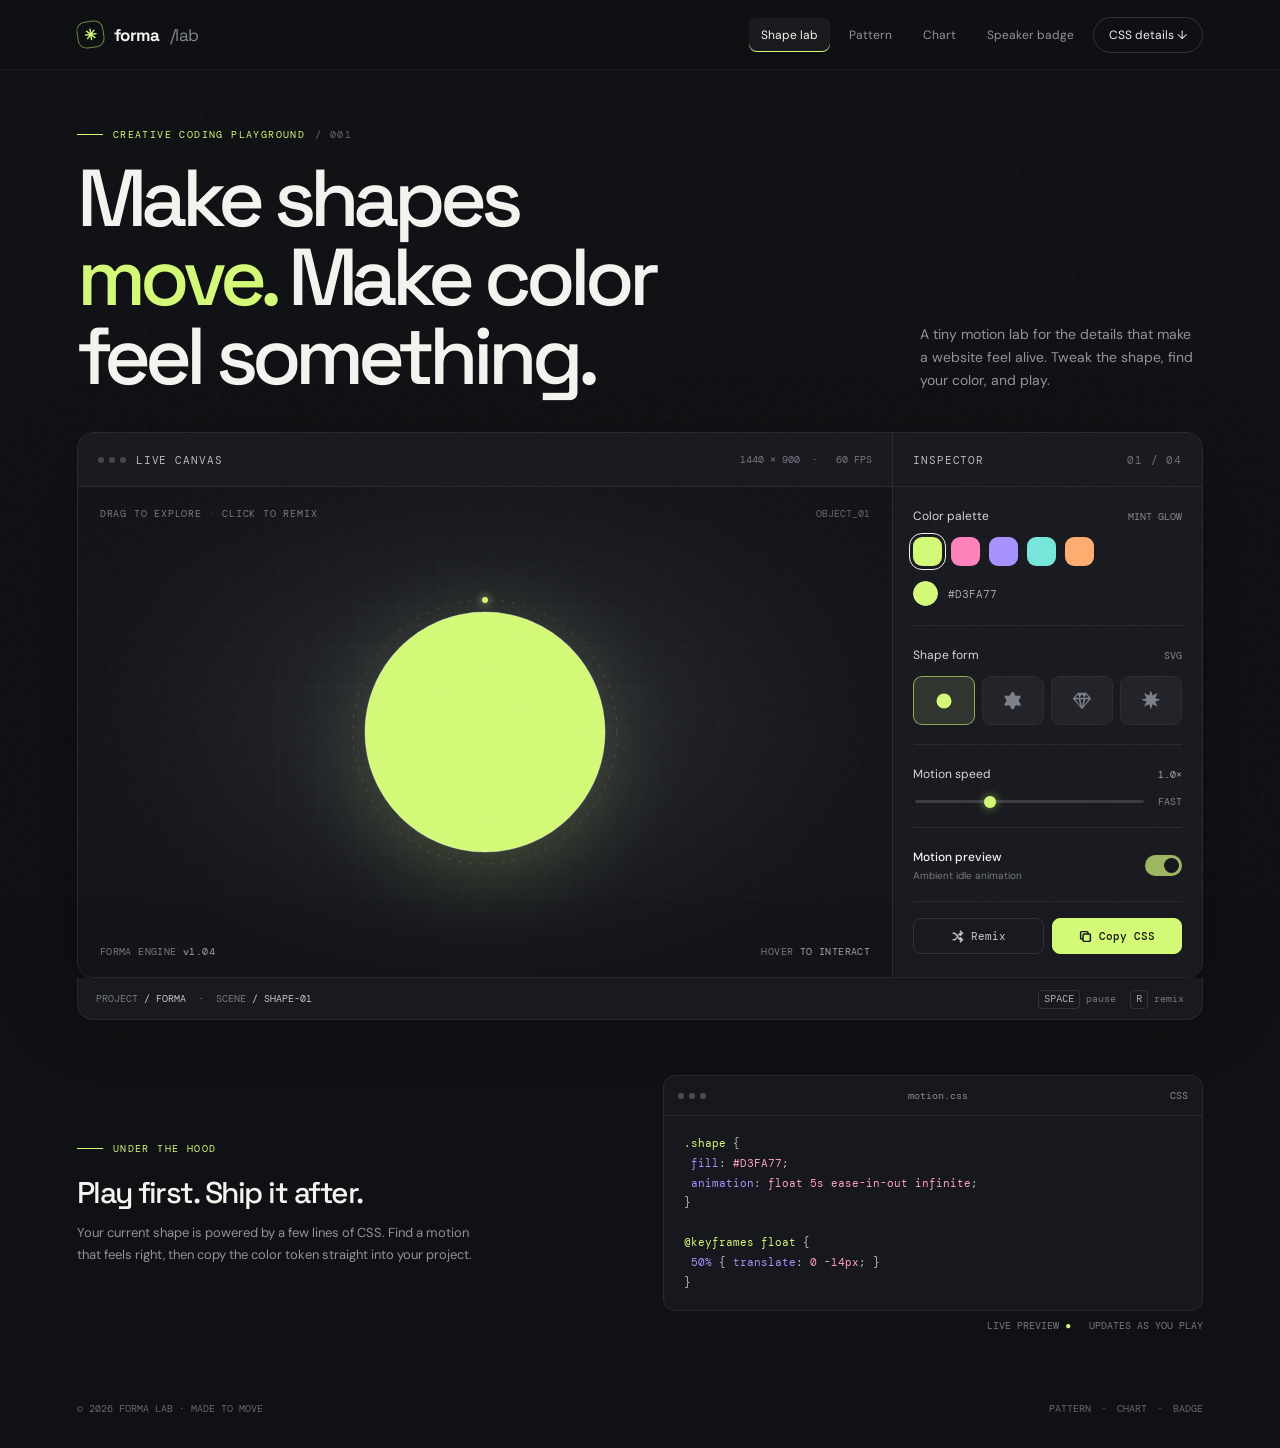
<file: index.html>
<!doctype html>
<html lang="en">

<head>
    <meta charset="UTF-8">
    <meta name="viewport" content="width=device-width, initial-scale=1.0">
    <meta name="theme-color" content="#101114">
    <title>Forma — Interactive Motion Lab</title>
    <style>
        @import url('https://fonts.googleapis.com/css2?family=DM+Mono:wght@400;500&family=DM+Sans:wght@400;500;600;700&family=Space+Grotesk:wght@400;500;600;700&display=swap');

        :root {
            color-scheme: dark;
            --bg: #101114;
            --panel: #17181d;
            --line: #282930;
            --muted: #81838e;
            --text: #f4f3ef;
            --lime: #d3fa77;
            --pink: #ff82bd;
            --purple: #a892ff;
            --cyan: #78e6db;
            --accent: #d3fa77;
            --mx: 50%;
            --my: 50%
        }

        * {
            box-sizing: border-box
        }

        html {
            scroll-behavior: smooth
        }

        body {
            margin: 0;
            background: var(--bg);
            color: var(--text);
            font-family: 'DM Sans', sans-serif;
            min-height: 100vh;
            overflow-x: hidden
        }

        body:before {
            content: '';
            position: fixed;
            inset: 0;
            pointer-events: none;
            opacity: .14;
            background-image: url("data:image/svg+xml,%3Csvg viewBox='0 0 180 180' xmlns='http://www.w3.org/2000/svg'%3E%3Cfilter id='n'%3E%3CfeTurbulence type='fractalNoise' baseFrequency='.9' numOctaves='3' stitchTiles='stitch'/%3E%3C/filter%3E%3Crect width='100%25' height='100%25' filter='url(%23n)' opacity='.17'/%3E%3C/svg%3E");
            z-index: 9
        }

        .topbar {
            height: 74px;
            border-bottom: 1px solid #ffffff12;
            display: flex;
            align-items: center;
            justify-content: space-between;
            padding: 0 clamp(20px, 6vw, 88px);
            position: relative;
            z-index: 2
        }

        .brand {
            display: flex;
            align-items: center;
            gap: 11px;
            text-decoration: none;
            color: var(--text);
            font: 700 18px 'Space Grotesk', sans-serif;
            letter-spacing: -.7px
        }

        .brandmark {
            width: 28px;
            height: 28px;
            border: 1px solid #d3fa7780;
            border-radius: 9px;
            display: grid;
            place-items: center;
            color: var(--lime);
            font-size: 16px;
            transform: rotate(-8deg)
        }

        .nav {
            display: flex;
            align-items: center;
            gap: 30px
        }

        .nav a {
            color: #999aa3;
            text-decoration: none;
            font-size: 13px;
            transition: .2s
        }

        .nav a:hover {
            color: white
        }

        .nav .github {
            border: 1px solid #ffffff24;
            border-radius: 99px;
            padding: 9px 15px;
            color: #eee
        }

        .status {
            display: flex;
            align-items: center;
            gap: 8px;
            color: #a1a2ab;
            font: 11px 'DM Mono', monospace;
            letter-spacing: .08em;
            text-transform: uppercase
        }

        .status i {
            width: 7px;
            height: 7px;
            background: var(--lime);
            border-radius: 50%;
            box-shadow: 0 0 12px #d3fa77;
            animation: pulse 2s infinite
        }

        @keyframes pulse {
            50% {
                opacity: .45;
                box-shadow: 0 0 4px #d3fa77
            }
        }

        main {
            max-width: 1320px;
            margin: auto;
            padding: 58px clamp(20px, 6vw, 88px) 70px
        }

        .eyebrow {
            display: flex;
            align-items: center;
            gap: 10px;
            color: var(--lime);
            font: 11px 'DM Mono', monospace;
            letter-spacing: .13em;
            text-transform: uppercase;
            margin-bottom: 20px
        }

        .eyebrow:before {
            content: '';
            height: 1px;
            width: 28px;
            background: currentColor
        }

        .intro {
            display: flex;
            justify-content: space-between;
            align-items: end;
            margin-bottom: 36px;
            gap: 24px
        }

        .intro h1 {
            font: 500 clamp(42px, 6.3vw, 82px)/.98 'Space Grotesk', sans-serif;
            letter-spacing: -.075em;
            margin: 0;
            max-width: 750px
        }

        .intro h1 span {
            color: var(--lime)
        }

        .intro p {
            color: #92939d;
            max-width: 280px;
            line-height: 1.65;
            font-size: 14px;
            margin: 0 3px 4px 0
        }

        .workspace {
            display: grid;
            grid-template-columns: minmax(0, 1fr) 310px;
            border: 1px solid var(--line);
            border-radius: 16px;
            overflow: hidden;
            background: #141519;
            box-shadow: 0 25px 80px #0005
        }

        .stage-column {
            min-width: 0
        }

        .stage-head {
            height: 54px;
            padding: 0 20px;
            display: flex;
            align-items: center;
            justify-content: space-between;
            border-bottom: 1px solid var(--line);
            background: #191a1f
        }

        .stage-label {
            display: flex;
            align-items: center;
            gap: 10px;
            color: #b7b8c1;
            font: 11px 'DM Mono', monospace;
            letter-spacing: .08em;
            text-transform: uppercase
        }

        .dots {
            display: flex;
            gap: 5px
        }

        .dots b {
            width: 6px;
            height: 6px;
            background: #45464e;
            border-radius: 50%
        }

        .stage-meta {
            color: #777983;
            font: 10px 'DM Mono', monospace
        }

        .stage {
            height: 490px;
            position: relative;
            overflow: hidden;
            display: grid;
            place-items: center;
            background: radial-gradient(ellipse at var(--mx) var(--my), #23252a 0%, #191a1e 38%, #141519 78%);
            isolation: isolate
        }

        .stage:before {
            content: '';
            position: absolute;
            inset: 0;
            background-image: linear-gradient(#ffffff08 1px, transparent 1px), linear-gradient(90deg, #ffffff08 1px, transparent 1px);
            background-size: 42px 42px;
            mask-image: radial-gradient(ellipse at center, #000 0%, transparent 74%);
            z-index: -1
        }

        .stage:after {
            content: '';
            position: absolute;
            inset: 0;
            background: radial-gradient(ellipse at center, transparent 30%, #101114aa 100%);
            z-index: -1
        }

        .stage-hint {
            position: absolute;
            top: 20px;
            left: 22px;
            color: #777983;
            font: 10px 'DM Mono', monospace;
            letter-spacing: .08em;
            text-transform: uppercase
        }

        .stage-index {
            position: absolute;
            right: 22px;
            top: 20px;
            color: #656771;
            font: 10px 'DM Mono', monospace
        }

        .shape-wrap {
            width: min(300px, 58vw);
            aspect-ratio: 1;
            display: grid;
            place-items: center;
            filter: drop-shadow(0 18px 42px color-mix(in srgb, var(--accent) 22%, transparent));
            transition: filter .35s;
            cursor: grab;
            touch-action: none
        }

        .shape-wrap:active {
            cursor: grabbing
        }

        .shape-wrap svg {
            width: 100%;
            height: 100%;
            overflow: visible
        }

        .shape {
            fill: var(--accent);
            transform-origin: 150px 150px;
            animation: float 5s ease-in-out infinite, turn 22s linear infinite;
            transition: fill .5s, filter .5s
        }

        .shape-wrap[data-kind="orb"] .shape {
            animation: float 5s ease-in-out infinite, turn 30s linear infinite
        }

        .shape-wrap[data-kind="crystal"] .shape {
            animation: float 5s ease-in-out infinite, turn 38s linear infinite
        }

        .shape-wrap[data-kind="flower"] .shape {
            animation: float 5s ease-in-out infinite, turn 26s linear infinite
        }

        @keyframes float {

            0%,
            100% {
                translate: 0 0
            }

            50% {
                translate: 0 -14px
            }
        }

        @keyframes turn {
            to {
                rotate: 360deg
            }
        }

        .shape-wrap.paused .shape {
            animation-play-state: paused
        }

        .shape-glow {
            fill: none;
            stroke: #ffffff55;
            stroke-width: 1.2
        }

        .orbit {
            fill: none;
            stroke: #fff2;
            stroke-width: 1;
            stroke-dasharray: 3 8;
            transform-origin: 150px 150px;
            animation: turn 38s linear infinite
        }

        .orbit-dot {
            fill: var(--accent);
            filter: drop-shadow(0 0 5px var(--accent))
        }

        .stage-bottom {
            position: absolute;
            left: 22px;
            right: 22px;
            bottom: 19px;
            display: flex;
            justify-content: space-between;
            color: #777983;
            font: 10px 'DM Mono', monospace;
            letter-spacing: .04em
        }

        .stage-bottom strong {
            color: #a1a2aa;
            font-weight: 400
        }

        .inspector {
            border-left: 1px solid var(--line);
            background: #191a1f;
            padding: 0 20px 18px
        }

        .inspector-title {
            height: 54px;
            display: flex;
            align-items: center;
            justify-content: space-between;
            border-bottom: 1px solid var(--line);
            font: 11px 'DM Mono', monospace;
            letter-spacing: .08em;
            text-transform: uppercase;
            color: #b7b8c1;
            margin: 0 -20px;
            padding: 0 20px
        }

        .inspector-title span {
            color: #6f717b
        }

        .control-group {
            padding: 21px 0 19px;
            border-bottom: 1px solid #ffffff12
        }

        .control-head {
            display: flex;
            justify-content: space-between;
            align-items: center;
            margin-bottom: 13px
        }

        .control-head label,
        .control-head .label {
            font-size: 12px;
            color: #d7d7db
        }

        .mono-value {
            font: 10px 'DM Mono', monospace;
            color: #858791
        }

        .swatches {
            display: flex;
            gap: 9px
        }

        .swatch {
            width: 29px;
            height: 29px;
            border: 0;
            border-radius: 9px;
            cursor: pointer;
            position: relative;
            transition: transform .2s, box-shadow .2s;
            background: var(--swatch)
        }

        .swatch:hover {
            transform: translateY(-3px)
        }

        .swatch.active {
            outline: 1px solid #eee;
            outline-offset: 3px
        }

        .swatch[data-color="#d3fa77"] {
            --swatch: #d3fa77
        }

        .swatch[data-color="#ff82bd"] {
            --swatch: #ff82bd
        }

        .swatch[data-color="#a892ff"] {
            --swatch: #a892ff
        }

        .swatch[data-color="#78e6db"] {
            --swatch: #78e6db
        }

        .swatch[data-color="#ffad70"] {
            --swatch: #ffad70
        }

        .color-row {
            display: flex;
            align-items: center;
            gap: 10px;
            margin-top: 15px
        }

        .color-input {
            appearance: none;
            border: 0;
            padding: 0;
            background: none;
            width: 25px;
            height: 25px;
            border-radius: 50%;
            overflow: hidden;
            cursor: pointer
        }

        .color-input::-webkit-color-swatch-wrapper {
            padding: 0
        }

        .color-input::-webkit-color-swatch {
            border: 1px solid #ffffff44;
            border-radius: 50%
        }

        .hex {
            font: 11px 'DM Mono', monospace;
            color: #a6a7b0
        }

        .shape-options {
            display: grid;
            grid-template-columns: repeat(4, 1fr);
            gap: 7px
        }

        .shape-btn {
            height: 49px;
            background: #222329;
            border: 1px solid #ffffff0c;
            border-radius: 9px;
            color: #7e808b;
            display: grid;
            place-items: center;
            cursor: pointer;
            transition: .2s
        }

        .shape-btn:hover {
            color: #e5e5e8;
            border-color: #ffffff35
        }

        .shape-btn.active {
            color: var(--accent);
            border-color: color-mix(in srgb, var(--accent) 60%, transparent);
            background: color-mix(in srgb, var(--accent) 8%, #222329)
        }

        .shape-btn svg {
            width: 20px;
            height: 20px;
            fill: currentColor
        }

        .range-row {
            display: flex;
            align-items: center;
            gap: 12px
        }

        input[type=range] {
            appearance: none;
            width: 100%;
            height: 3px;
            background: #3a3b42;
            border-radius: 9px;
            accent-color: var(--accent);
            cursor: pointer
        }

        input[type=range]::-webkit-slider-thumb {
            appearance: none;
            width: 12px;
            height: 12px;
            border-radius: 50%;
            background: var(--accent);
            box-shadow: 0 0 10px color-mix(in srgb, var(--accent) 55%, transparent)
        }

        .range-num {
            font: 10px 'DM Mono', monospace;
            color: #a6a7b0;
            min-width: 32px;
            text-align: right
        }

        .motion-row {
            display: flex;
            align-items: center;
            justify-content: space-between
        }

        .motion-copy strong {
            font-size: 12px;
            font-weight: 500;
            display: block
        }

        .motion-copy small {
            color: #777983;
            font-size: 10px;
            display: block;
            margin-top: 4px
        }

        .toggle {
            width: 37px;
            height: 21px;
            border: 0;
            border-radius: 99px;
            background: #383941;
            padding: 3px;
            cursor: pointer;
            transition: .2s
        }

        .toggle:after {
            content: '';
            display: block;
            width: 15px;
            height: 15px;
            background: #a1a2aa;
            border-radius: 50%;
            transition: .2s
        }

        .toggle.on {
            background: color-mix(in srgb, var(--accent) 65%, #3a3a3a)
        }

        .toggle.on:after {
            transform: translateX(16px);
            background: #17181d
        }

        .actions {
            display: flex;
            gap: 8px;
            padding-top: 16px
        }

        .action {
            height: 36px;
            border: 1px solid #ffffff1b;
            background: transparent;
            color: #c4c5cc;
            border-radius: 8px;
            padding: 0 11px;
            font: 11px 'DM Mono', monospace;
            cursor: pointer;
            transition: .2s;
            display: flex;
            align-items: center;
            justify-content: center;
            gap: 7px;
            flex: 1
        }

        .action:hover {
            background: #ffffff0c;
            border-color: #ffffff38;
            color: white
        }

        .action.primary {
            background: var(--accent);
            color: #151611;
            border-color: var(--accent);
            font-weight: 500
        }

        .action.primary:hover {
            filter: brightness(1.08)
        }

        .action svg {
            width: 13px;
            height: 13px;
            fill: none;
            stroke: currentColor;
            stroke-width: 1.8
        }

        .footer-row {
            display: flex;
            justify-content: space-between;
            align-items: center;
            padding: 14px 18px;
            border: 1px solid var(--line);
            border-top: 0;
            border-radius: 0 0 16px 16px;
            background: #191a1f
        }

        .breadcrumb {
            font: 10px 'DM Mono', monospace;
            color: #777983
        }

        .breadcrumb b {
            color: #c6c7cc;
            font-weight: 400
        }

        .keys {
            display: flex;
            gap: 14px;
            color: #777983;
            font: 10px 'DM Mono', monospace
        }

        .keys kbd {
            padding: 3px 5px;
            border: 1px solid #ffffff1c;
            border-radius: 4px;
            color: #aaa
        }

        .code-section {
            margin-top: 55px;
            display: grid;
            grid-template-columns: 1fr 1fr;
            gap: 45px;
            align-items: center
        }

        .code-section h2 {
            font: 500 30px 'Space Grotesk', sans-serif;
            letter-spacing: -1.5px;
            margin: 7px 0 10px
        }

        .code-section p {
            font-size: 13px;
            line-height: 1.65;
            color: #90919b;
            max-width: 410px;
            margin: 0
        }

        .codebox {
            background: #17181d;
            border: 1px solid var(--line);
            border-radius: 12px;
            overflow: hidden
        }

        .code-head {
            height: 40px;
            border-bottom: 1px solid var(--line);
            display: flex;
            justify-content: space-between;
            align-items: center;
            padding: 0 14px;
            color: #888a94;
            font: 10px 'DM Mono', monospace
        }

        .code-dots {
            display: flex;
            gap: 5px
        }

        .code-dots i {
            width: 6px;
            height: 6px;
            border-radius: 50%;
            background: #4c4d56
        }

        .code {
            padding: 18px 20px;
            color: #bcbec7;
            font: 11px/1.8 'DM Mono', monospace;
            white-space: pre-wrap
        }

        .code .selector {
            color: #d3fa77
        }

        .code .prop {
            color: #aa91ff
        }

        .code .value {
            color: #ff9fc8
        }

        .tip {
            color: #777983;
            margin-top: 8px;
            font: 10px 'DM Mono', monospace;
            text-align: right
        }

        footer {
            max-width: 1320px;
            margin: 0 auto;
            padding: 0 clamp(20px, 6vw, 88px) 32px;
            display: flex;
            justify-content: space-between;
            color: #666872;
            font: 10px 'DM Mono', monospace
        }

        .toast {
            position: fixed;
            bottom: 25px;
            left: 50%;
            transform: translate(-50%, 20px);
            background: #e8f8c9;
            color: #1a1d12;
            border-radius: 99px;
            padding: 10px 16px;
            font: 11px 'DM Mono', monospace;
            opacity: 0;
            transition: .25s;
            pointer-events: none;
            z-index: 10
        }

        .toast.show {
            opacity: 1;
            transform: translate(-50%, 0)
        }

        @media(max-width:920px) {
            .workspace {
                grid-template-columns: minmax(0, 1fr) 275px
            }

            .stage {
                height: 430px
            }

            .intro {
                align-items: start;
                flex-direction: column
            }

            .intro p {
                max-width: 440px
            }

            .code-section {
                gap: 25px
            }
        }

        @media(max-width:700px) {
            .topbar {
                height: 62px
            }

            .nav {
                gap: 14px
            }

            .nav a:not(.github) {
                display: none
            }

            main {
                padding-top: 42px
            }

            .intro h1 {
                font-size: 52px
            }

            .workspace {
                grid-template-columns: 1fr
            }

            .inspector {
                border-left: 0;
                border-top: 1px solid var(--line);
                padding: 0 18px 18px
            }

            .inspector-title {
                margin: 0 -18px;
                padding: 0 18px
            }

            .stage {
                height: 390px
            }

            .shape-wrap {
                width: min(250px, 60vw)
            }

            .inspector-grid {
                display: grid;
                grid-template-columns: 1fr 1fr;
                column-gap: 22px
            }

            .control-group:nth-child(odd) {
                border-right: 1px solid #ffffff12;
                padding-right: 18px
            }

            .footer-row {
                gap: 10px
            }

            .keys {
                gap: 7px
            }

            .code-section {
                grid-template-columns: 1fr;
                margin-top: 40px
            }

            .code-section h2 {
                font-size: 27px
            }

            .status {
                font-size: 9px
            }
        }

        @media(max-width:430px) {
            .intro h1 {
                font-size: 45px
            }

            .stage {
                height: 330px
            }

            .stage-index {
                display: none
            }

            .inspector-grid {
                grid-template-columns: 1fr
            }

            .control-group:nth-child(odd) {
                border-right: 0;
                padding-right: 0
            }

            .footer-row {
                align-items: flex-start;
                flex-direction: column
            }

            .shape-wrap {
                width: 220px
            }

            .brand {
                font-size: 16px
            }

            .nav .github {
                font-size: 11px;
                padding: 8px 11px
            }
        }

        @media(prefers-reduced-motion:reduce) {

            *,
            *:before,
            *:after {
                scroll-behavior: auto !important;
                animation-duration: .01ms !important;
                animation-iteration-count: 1 !important;
                transition-duration: .01ms !important
            }
        }
    </style>
<link rel="stylesheet" href="./shared.css">
</head>

<body>
    <header class="topbar"><a class="brand" href="#top"><span class="brandmark">✳</span>forma<span
                style="color:#858690;font-weight:400">/lab</span></a>
        <nav class="nav"><a class="active" href="./index.html">Shape lab</a><a href="./task-6.html">Pattern</a><a href="./task5.html">Chart</a><a href="./speaker.html">Speaker badge</a><a class="github" href="#code">CSS details ↓</a></nav>
    </header>
    <main id="top">
        <div class="eyebrow">Creative coding playground <span style="color:#676973">/ 001</span></div>
        <div class="intro">
            <h1>Make shapes<br> <span>move.</span> Make color<br>feel something.</h1>
            <p>A tiny motion lab for the details that make a website feel alive. Tweak the shape, find your color, and
                play.</p>
        </div>
        <section id="studio" aria-label="Interactive shape studio">
            <div class="workspace">
                <div class="stage-column">
                    <div class="stage-head">
                        <div class="stage-label"><span class="dots"><b></b><b></b><b></b></span>Live canvas</div>
                        <div class="stage-meta">1440 × 900&nbsp;&nbsp;·&nbsp;&nbsp; 60 FPS</div>
                    </div>
                    <div class="stage" id="stage">
                        <div class="stage-hint">Drag to explore <span style="color:#4c4d56">·</span> Click to remix
                        </div>
                        <div class="stage-index">OBJECT_01</div>
                        <div class="shape-wrap" id="shapeWrap" data-kind="orb" aria-label="Animated shape" role="button"
                            tabindex="0"><svg viewBox="0 0 300 300" aria-hidden="true">
                                <circle class="orbit" cx="150" cy="150" r="132" />
                                <circle class="orbit-dot" cx="150" cy="18" r="3" />
                                <path class="shape" id="shape"
                                    d="M150 30 C216 30 270 84 270 150 C270 216 216 270 150 270 C84 270 30 216 30 150 C30 84 84 30 150 30Z" />
                                <path class="shape-glow" id="shapeGlow"
                                    d="M150 30 C216 30 270 84 270 150 C270 216 216 270 150 270 C84 270 30 216 30 150 C30 84 84 30 150 30Z" />
                            </svg></div>
                        <div class="stage-bottom"><span>FORMA ENGINE <strong>v1.04</strong></span><span>HOVER <strong>TO
                                    INTERACT</strong></span></div>
                    </div>
                </div>
                <aside class="inspector">
                    <h2 class="inspector-title">Inspector <span>01 / 04</span></h2>
                    <div class="inspector-grid">
                        <div class="control-group">
                            <div class="control-head"><span class="label">Color palette</span><span class="mono-value"
                                    id="colorName">MINT GLOW</span></div>
                            <div class="swatches" role="group" aria-label="Choose shape color"><button
                                    class="swatch active" data-color="#d3fa77" data-name="MINT GLOW"
                                    aria-label="Mint glow"></button><button class="swatch" data-color="#ff82bd"
                                    data-name="PINK DUSK" aria-label="Pink dusk"></button><button class="swatch"
                                    data-color="#a892ff" data-name="SOFT LILAC" aria-label="Soft lilac"></button><button
                                    class="swatch" data-color="#78e6db" data-name="SEA GLASS"
                                    aria-label="Sea glass"></button><button class="swatch" data-color="#ffad70"
                                    data-name="PEACH FUZZ" aria-label="Peach fuzz"></button></div>
                            <div class="color-row"><input class="color-input" type="color" id="colorPicker"
                                    value="#d3fa77" aria-label="Custom color"><span class="hex"
                                    id="hexValue">#D3FA77</span></div>
                        </div>
                        <div class="control-group">
                            <div class="control-head"><span class="label">Shape form</span><span
                                    class="mono-value">SVG</span></div>
                            <div class="shape-options" role="group" aria-label="Choose shape"><button
                                    class="shape-btn active" data-kind="orb" aria-label="Orb"><svg viewBox="0 0 24 24">
                                        <circle cx="12" cy="12" r="9" />
                                    </svg></button><button class="shape-btn" data-kind="flower" aria-label="Flower"><svg
                                        viewBox="0 0 24 24">
                                        <path
                                            d="M12 3c2.1 0 2.3 4 3.8 4.9 1.5.9 5-1.4 6.1.3 1 1.7-2.2 4-2.2 5.8s3.2 4.1 2.2 5.8c-1.1 1.7-4.6-.6-6.1.3C14.3 21 14.1 25 12 25s-2.3-4-3.8-4.9c-1.5-.9-5 1.4-6.1-.3-1-1.7 2.2-4 2.2-5.8s-3.2-4.1-2.2-5.8c1.1-1.7 4.6.6 6.1-.3C9.7 7 9.9 3 12 3Z"
                                            transform="translate(0 -2) scale(.96)" />
                                    </svg></button><button class="shape-btn" data-kind="crystal"
                                    aria-label="Crystal"><svg viewBox="0 0 24 24">
                                        <path
                                            d="M7 2h10l6 7-11 13L1 9l6-7Zm0 2L4 8h5L7 4Zm5 0L9 8h6l-3-4Zm5 0-2 4h5l-3-4ZM4 10l6 8-2-8H4Zm6 0 2 9 2-9h-4Zm6 0-2 8 6-8h-4Z" />
                                    </svg></button><button class="shape-btn" data-kind="burst" aria-label="Burst"><svg
                                        viewBox="0 0 24 24">
                                        <path
                                            d="m12 1 2.2 7.2L21 5l-3.2 6.8L25 14l-7.2 2.2L21 23l-6.8-3.2L12 27l-2.2-7.2L3 23l3.2-6.8L-1 14l7.2-2.2L3 5l6.8 3.2L12 1Z"
                                            transform="translate(1 -2) scale(.9)" />
                                    </svg></button></div>
                        </div>
                        <div class="control-group">
                            <div class="control-head"><label for="speed">Motion speed</label><span class="range-num"
                                    id="speedValue">1.0×</span></div>
                            <div class="range-row"><input type="range" id="speed" min="0.3" max="2.5" value="1"
                                    step="0.1"><span class="mono-value">FAST</span></div>
                        </div>
                        <div class="control-group">
                            <div class="motion-row">
                                <div class="motion-copy"><strong>Motion preview</strong><small>Ambient idle
                                        animation</small></div><button class="toggle on" id="motionToggle"
                                    aria-label="Toggle motion" aria-pressed="true"></button>
                            </div>
                        </div>
                    </div>
                    <div class="actions"><button class="action" id="shuffle"><svg viewBox="0 0 16 16">
                                <path
                                    d="M2 4h2c3 0 5 8 8 8h2m-3-3 3 3-3 3M2 12h2c1.2 0 2.2-1.2 3.2-2.7M9 6.7C9.8 5.3 10.8 4 12 4h2m-3-3 3 3-3 3" />
                            </svg> Remix</button><button class="action primary" id="copy"><svg viewBox="0 0 16 16">
                                <rect x="5" y="5" width="9" height="9" rx="1.5" />
                                <path d="M11 5V3a1 1 0 0 0-1-1H3a1 1 0 0 0-1 1v7a1 1 0 0 0 1 1h2" />
                            </svg> Copy CSS</button></div>
                </aside>
            </div>
            <div class="footer-row">
                <div class="breadcrumb">PROJECT <b>/ FORMA</b> &nbsp;·&nbsp; SCENE <b>/ SHAPE-01</b></div>
                <div class="keys"><span><kbd>SPACE</kbd> pause</span><span><kbd>R</kbd> remix</span></div>
            </div>
        </section>
        <section class="code-section" id="code">
            <div>
                <div class="eyebrow">Under the hood</div>
                <h2>Play first. Ship it after.</h2>
                <p>Your current shape is powered by a few lines of CSS. Find a motion that feels right, then copy the
                    color token straight into your project.</p>
            </div>
            <div>
                <div class="codebox">
                    <div class="code-head"><span
                            class="code-dots"><i></i><i></i><i></i></span><span>motion.css</span><span>CSS</span></div>
                    <div class="code"><span class="selector">.shape</span> {<br> <span class="prop">fill</span>: <span
                            class="value" id="codeColor">#D3FA77</span>;<br> <span class="prop">animation</span>: <span
                            class="value">float 5s ease-in-out infinite</span>;<br>}<br><br><span
                            class="selector">@keyframes float</span> {<br> <span class="prop">50%</span> { <span
                            class="prop">translate</span>: <span class="value">0 -14px</span>; }<br>}</div>
                </div>
                <div class="tip">LIVE PREVIEW <span style="color:var(--accent)">●</span> &nbsp; UPDATES AS YOU PLAY
                </div>
            </div>
        </section>
    </main>
    <footer><span>© 2026 FORMA LAB · MADE TO MOVE</span><span><a href="./task-6.html" style="color:inherit;text-decoration:none">PATTERN</a>　·　<a href="./task5.html" style="color:inherit;text-decoration:none">CHART</a>　·　<a href="./speaker.html" style="color:inherit;text-decoration:none">BADGE</a></span></footer>
    <div class="toast" id="toast">CSS copied to clipboard</div>
    <script>
        const root = document.documentElement, wrap = document.getElementById('shapeWrap'), shape = document.getElementById('shape'), glow = document.getElementById('shapeGlow'), colorPicker = document.getElementById('colorPicker'), hexValue = document.getElementById('hexValue'), codeColor = document.getElementById('codeColor'), speed = document.getElementById('speed'), speedValue = document.getElementById('speedValue'), toggle = document.getElementById('motionToggle'), toast = document.getElementById('toast');
        const paths = { orb: 'M150 30 C216 30 270 84 270 150 C270 216 216 270 150 270 C84 270 30 216 30 150 C30 84 84 30 150 30Z', flower: 'M150 24 C173 24 169 76 190 83 C211 90 238 47 255 64 C272 81 229 108 236 129 C243 150 294 146 294 169 C294 192 243 188 236 209 C229 230 272 257 255 274 C238 291 211 248 190 255 C169 262 173 314 150 314 C127 314 131 262 110 255 C89 248 62 291 45 274 C28 257 71 230 64 209 C57 188 6 192 6 169 C6 146 57 150 64 129 C71 108 28 81 45 64 C62 47 89 90 110 83 C131 76 127 24 150 24Z', crystal: 'M150 18 L255 70 L278 173 L208 270 L95 262 L24 168 L54 66Z', burst: 'M150 16 L174 99 L250 48 L204 124 L286 145 L202 165 L252 240 L175 194 L150 282 L126 194 L48 240 L98 165 L14 145 L98 124 L50 48 L126 99Z' };
        function setColor(color, name) { root.style.setProperty('--accent', color); shape.setAttribute('fill', color); colorPicker.value = color; hexValue.textContent = color.toUpperCase(); codeColor.textContent = color.toUpperCase(); document.querySelectorAll('.swatch').forEach(b => b.classList.toggle('active', b.dataset.color.toLowerCase() === color.toLowerCase())); document.getElementById('colorName').textContent = name || 'CUSTOM COLOR' }
        function setKind(kind) { wrap.dataset.kind = kind; shape.setAttribute('d', paths[kind]); glow.setAttribute('d', paths[kind]); document.querySelectorAll('.shape-btn').forEach(b => b.classList.toggle('active', b.dataset.kind === kind)) }
        document.querySelectorAll('.swatch').forEach(b => b.addEventListener('click', () => setColor(b.dataset.color, b.dataset.name))); colorPicker.addEventListener('input', e => setColor(e.target.value)); document.querySelectorAll('.shape-btn').forEach(b => b.addEventListener('click', () => setKind(b.dataset.kind)));
        speed.addEventListener('input', () => { const v = Number(speed.value); speedValue.textContent = v.toFixed(1) + '×'; shape.style.animationDuration = (5 / v) + 's, ' + (30 / v) + 's'; document.querySelector('.orbit').style.animationDuration = (38 / v) + 's' });
        function toggleMotion() { const off = wrap.classList.toggle('paused'); toggle.classList.toggle('on', !off); toggle.setAttribute('aria-pressed', String(!off)) } toggle.addEventListener('click', toggleMotion);
        function remix() { const colors = ['#d3fa77', '#ff82bd', '#a892ff', '#78e6db', '#ffad70']; const kinds = ['orb', 'flower', 'crystal', 'burst']; setColor(colors[Math.floor(Math.random() * colors.length)]); setKind(kinds[Math.floor(Math.random() * kinds.length)]); wrap.animate([{ transform: 'scale(.88) rotate(-8deg)' }, { transform: 'scale(1) rotate(0)' }], { duration: 420, easing: 'cubic-bezier(.2,.8,.2,1)' }) } document.getElementById('shuffle').addEventListener('click', remix); wrap.addEventListener('click', remix); wrap.addEventListener('keydown', e => { if (e.key === 'Enter' || e.key === ' ') { e.preventDefault(); remix() } });
        document.getElementById('stage').addEventListener('pointermove', e => { const r = e.currentTarget.getBoundingClientRect(); root.style.setProperty('--mx', ((e.clientX - r.left) / r.width * 100) + '%'); root.style.setProperty('--my', ((e.clientY - r.top) / r.height * 100) + '%') });
        let dragging = false, lastX = 0, rotation = 0; wrap.addEventListener('pointerdown', e => { dragging = true; lastX = e.clientX; wrap.setPointerCapture(e.pointerId) }); wrap.addEventListener('pointermove', e => { if (!dragging) return; rotation += (e.clientX - lastX) * .7; lastX = e.clientX; wrap.style.transform = 'rotate(' + rotation + 'deg)' }); wrap.addEventListener('pointerup', () => dragging = false); wrap.addEventListener('pointercancel', () => dragging = false);
        let toastTimer; document.getElementById('copy').addEventListener('click', async () => { const css = '.shape {\n  fill: ' + colorPicker.value.toUpperCase() + ';\n  animation: float ' + (5 / Number(speed.value)).toFixed(1) + 's ease-in-out infinite;\n}\n\n@keyframes float {\n  50% { translate: 0 -14px; }\n}'; try { await navigator.clipboard.writeText(css) } catch { const t = document.createElement('textarea'); t.value = css; document.body.appendChild(t); t.select(); document.execCommand('copy'); t.remove() } toast.classList.add('show'); clearTimeout(toastTimer); toastTimer = setTimeout(() => toast.classList.remove('show'), 1800) });
        document.addEventListener('keydown', e => { if (e.code === 'Space' && !['INPUT', 'BUTTON'].includes(document.activeElement.tagName)) { e.preventDefault(); toggleMotion() } if (e.key.toLowerCase() === 'r' && !['INPUT', 'BUTTON'].includes(document.activeElement.tagName)) remix() });
    </script>
</body>

</html>
</file>
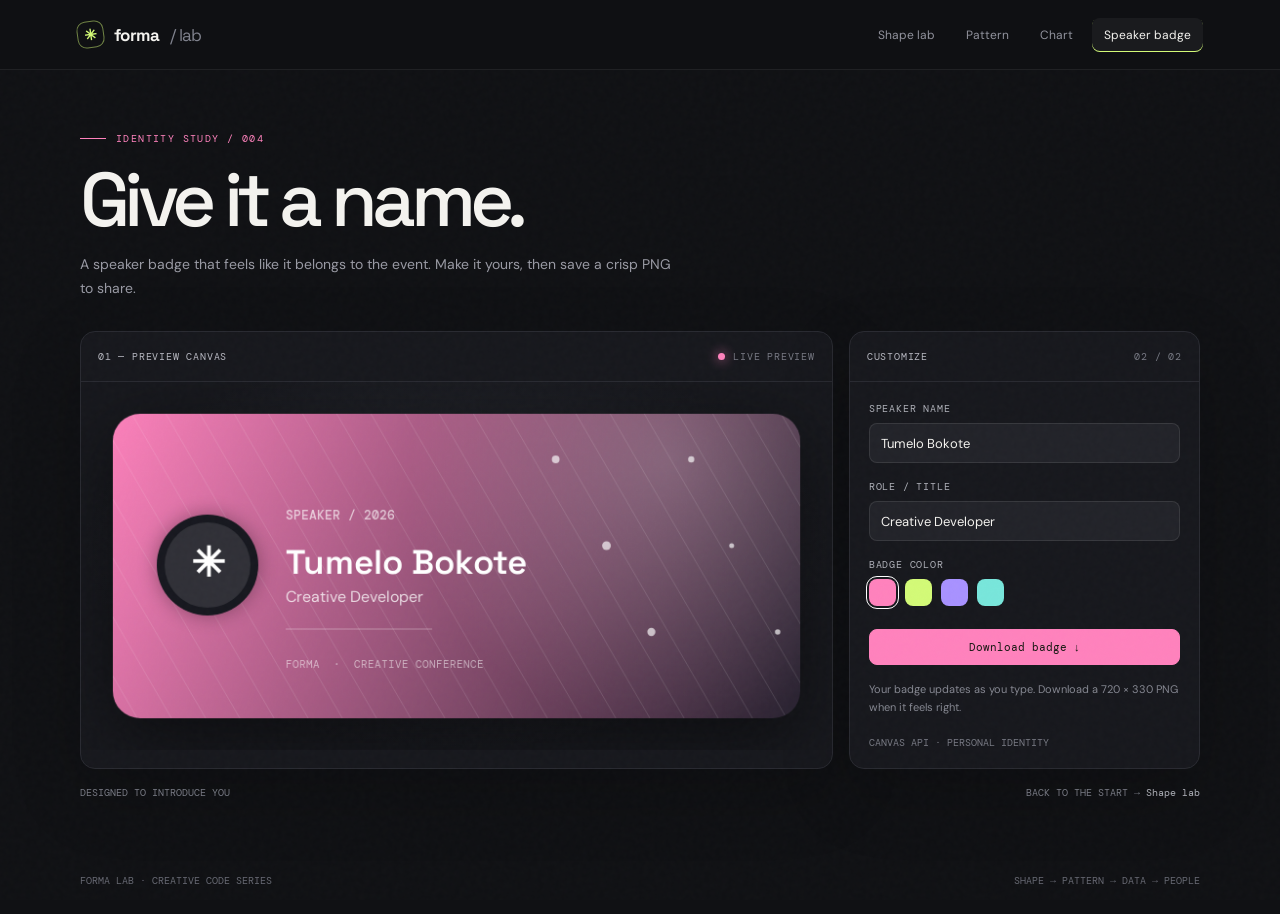
<file: speaker.html>
<!doctype html>
<html lang="en">

<head>
    <meta charset="UTF-8">
    <meta name="viewport" content="width=device-width,initial-scale=1">
    <meta name="theme-color" content="#101114">
    <title>People — Forma Motion Lab</title>
    <link rel="stylesheet" href="./shared.css">
    <style>
        .page {
            --accent: #ff82bd
        }

        .badge-layout {
            display: grid;
            grid-template-columns: minmax(0, 1.5fr) minmax(230px, .7fr);
            gap: 16px;
            margin-top: 30px
        }

        .badge-stage {
            min-height: 365px;
            padding: 24px;
            position: relative
        }

        .badge-stage canvas {
            width: 100%;
            height: auto;
            max-height: 320px;
            filter: drop-shadow(0 20px 35px #0007);
            transition: transform .4s
        }

        .badge-stage:hover canvas {
            transform: translateY(-4px) rotate(-.4deg)
        }

        .badge-controls {
            padding: 19px
        }

        .field {
            display: flex;
            flex-direction: column;
            gap: 8px;
            margin-bottom: 17px
        }

        .field label {
            color: #aeb0b8;
            font: 10px 'DM Mono', monospace;
            text-transform: uppercase;
            letter-spacing: .08em
        }

        .field input {
            height: 40px;
            border: 1px solid #ffffff18;
            border-radius: 8px;
            background: #222329;
            color: #f4f3ef;
            padding: 0 11px;
            font: 13px 'DM Sans', sans-serif;
            outline: none
        }

        .field input:focus {
            border-color: #ff82bd99;
            box-shadow: 0 0 0 3px #ff82bd18
        }

        .theme-picks {
            display: flex;
            gap: 9px
        }

        .theme {
            width: 27px;
            height: 27px;
            padding: 0;
            border: 2px solid transparent;
            border-radius: 8px;
            background: var(--sw);
            cursor: pointer;
            transition: .2s
        }

        .theme.active {
            outline: 1px solid white;
            outline-offset: 2px
        }

        .theme:nth-child(1) {
            --sw: #ff82bd
        }

        .theme:nth-child(2) {
            --sw: #d3fa77
        }

        .theme:nth-child(3) {
            --sw: #a892ff
        }

        .theme:nth-child(4) {
            --sw: #78e6db
        }

        .badge-controls .button {
            width: 100%;
            margin-top: 6px
        }

        .badge-note {
            color: #858791;
            font-size: 11px;
            line-height: 1.6;
            margin: 16px 0 0
        }

        .tagline {
            font: 10px 'DM Mono', monospace;
            color: #777983;
            margin-top: 20px
        }

        @media(max-width:760px) {
            .badge-layout {
                grid-template-columns: 1fr
            }

            .badge-stage {
                min-height: 250px;
                padding: 14px
            }

            .badge-stage canvas {
                max-height: none
            }
        }
    </style>
</head>

<body>
    <header class="topbar"><a class="brand" href="./index.html"><span class="brandmark">✳</span>forma <em>/ lab</em></a>
        <nav class="nav"><a href="./index.html">Shape lab</a><a href="./task-6.html">Pattern</a><a
                href="./task5.html">Chart</a><a class="active" href="./speaker.html">Speaker badge</a></nav>
    </header>
    <main class="page">
        <div class="eyebrow">Identity study / 004</div>
        <h1>Give it a name.</h1>
        <p class="lead">A speaker badge that feels like it belongs to the event. Make it yours, then save a crisp PNG to
            share.</p>
        <div class="badge-layout">
            <section class="panel">
                <div class="panel-head"><span>01 — Preview canvas</span><span class="status"><i></i>Live preview</span>
                </div>
                <div class="stage badge-stage"><canvas id="badgeCanvas" width="720" height="330"
                        aria-label="Animated speaker badge preview"></canvas></div>
            </section>
            <aside class="panel badge-controls">
                <div class="panel-head" style="margin:-19px -19px 20px"><span>Customize</span><span>02 / 02</span></div>
                <div class="field"><label for="speakerName">Speaker name</label><input id="speakerName" maxlength="26"
                        value="Tumelo Bokote"></div>
                <div class="field"><label for="speakerRole">Role / title</label><input id="speakerRole" maxlength="32"
                        value="Creative Developer"></div>
                <div class="field"><label>Badge color</label>
                    <div class="theme-picks"><button class="theme active" data-color="#ff82bd"
                            aria-label="Pink"></button><button class="theme" data-color="#d3fa77"
                            aria-label="Lime"></button><button class="theme" data-color="#a892ff"
                            aria-label="Lilac"></button><button class="theme" data-color="#78e6db"
                            aria-label="Sea glass"></button></div>
                </div><button class="button primary" id="download">Download badge ↓</button>
                <p class="badge-note">Your badge updates as you type. Download a 720 × 330 PNG when it feels right.</p>
                <div class="tagline">CANVAS API · PERSONAL IDENTITY</div>
            </aside>
        </div>
        <div class="page-foot"><span>DESIGNED TO INTRODUCE YOU</span><span>BACK TO THE START → <a
                    href="./index.html">Shape lab</a></span></div>
    </main>
    <footer class="site-footer"><span>FORMA LAB · CREATIVE CODE SERIES</span><span>SHAPE → PATTERN → DATA →
            PEOPLE</span></footer>
    <script>const canvas = document.getElementById('badgeCanvas'), ctx = canvas.getContext('2d'), nameField = document.getElementById('speakerName'), roleField = document.getElementById('speakerRole'); let color = '#ff82bd', tick = 0; function rounded(x, y, w, h, r) { ctx.beginPath(); ctx.roundRect(x, y, w, h, r) } function draw() { const w = canvas.width, h = canvas.height; ctx.clearRect(0, 0, w, h); tick += .012; ctx.save(); rounded(8, 8, w - 16, h - 16, 28); ctx.clip(); const grad = ctx.createLinearGradient(0, 0, w, h); grad.addColorStop(0, color); grad.addColorStop(1, '#25212e'); ctx.fillStyle = grad; ctx.fillRect(0, 0, w, h); const glow = ctx.createRadialGradient(570 + Math.sin(tick) * 35, 40 + Math.cos(tick * .8) * 18, 5, 570, 75, 260); glow.addColorStop(0, '#ffffff32'); glow.addColorStop(1, '#ffffff00'); ctx.fillStyle = glow; ctx.fillRect(300, 0, 420, 330); ctx.strokeStyle = '#ffffff20'; ctx.lineWidth = 1; for (let i = -260; i < 850; i += 35) { ctx.beginPath(); ctx.moveTo(i + Math.sin(tick) * 12, 0); ctx.lineTo(i + 190 + Math.sin(tick) * 12, h); ctx.stroke() } for (let i = 0; i < 7; i++) { const x = 460 + i * 47 + (Math.sin(tick + i) * 7), y = 55 + (i % 3) * 89; ctx.beginPath(); ctx.arc(x, y, 2.5 + (Math.sin(tick * 2 + i) + 1), 0, Math.PI * 2); ctx.fillStyle = '#ffffffaa'; ctx.fill() } ctx.restore(); ctx.save(); ctx.shadowColor = '#0005'; ctx.shadowBlur = 20; ctx.beginPath(); ctx.arc(105, 164, 52, 0, Math.PI * 2); ctx.fillStyle = '#17181f'; ctx.fill(); ctx.restore(); ctx.beginPath(); ctx.arc(105, 164, 44, 0, Math.PI * 2); ctx.fillStyle = '#ffffff1b'; ctx.fill(); ctx.fillStyle = '#fff'; ctx.font = 'bold 42px DM Sans, sans-serif'; ctx.textAlign = 'center'; ctx.textBaseline = 'middle'; ctx.fillText('✳', 105, 165); ctx.textAlign = 'left'; ctx.fillStyle = '#ffffffaa'; ctx.font = '500 13px DM Mono, monospace'; ctx.fillText('SPEAKER / 2026', 185, 114); ctx.fillStyle = '#fff'; ctx.font = '600 35px Space Grotesk, sans-serif'; let nm = nameField.value || 'Your name'; while (ctx.measureText(nm).width > 440) { ctx.font = String(parseInt(ctx.font) - 1) + 'px Space Grotesk, sans-serif' } ctx.fillText(nm, 185, 164); ctx.fillStyle = '#ffffffc9'; ctx.font = '16px DM Sans, sans-serif'; ctx.fillText(roleField.value || 'Your title', 185, 198); ctx.fillStyle = '#ffffff8a'; ctx.font = '11px DM Mono, monospace'; ctx.fillText('FORMA  ·  CREATIVE CONFERENCE', 185, 267); ctx.strokeStyle = '#ffffff55'; ctx.beginPath(); ctx.moveTo(185, 230); ctx.lineTo(335, 230); ctx.stroke(); requestAnimationFrame(draw) } document.fonts.ready.then(() => requestAnimationFrame(draw)); nameField.addEventListener('input', () => { }); roleField.addEventListener('input', () => { }); document.querySelectorAll('.theme').forEach(b => b.onclick = () => { color = b.dataset.color; document.querySelectorAll('.theme').forEach(x => x.classList.toggle('active', x === b)); document.querySelector('.page').style.setProperty('--accent', color) }); document.getElementById('download').onclick = () => { const a = document.createElement('a'); a.download = (nameField.value.trim().toLowerCase().replace(/[^a-z0-9]+/g, '-') || 'speaker') + '-badge.png'; a.href = canvas.toDataURL('image/png'); a.click() };</script>
</body>

</html>
</file>
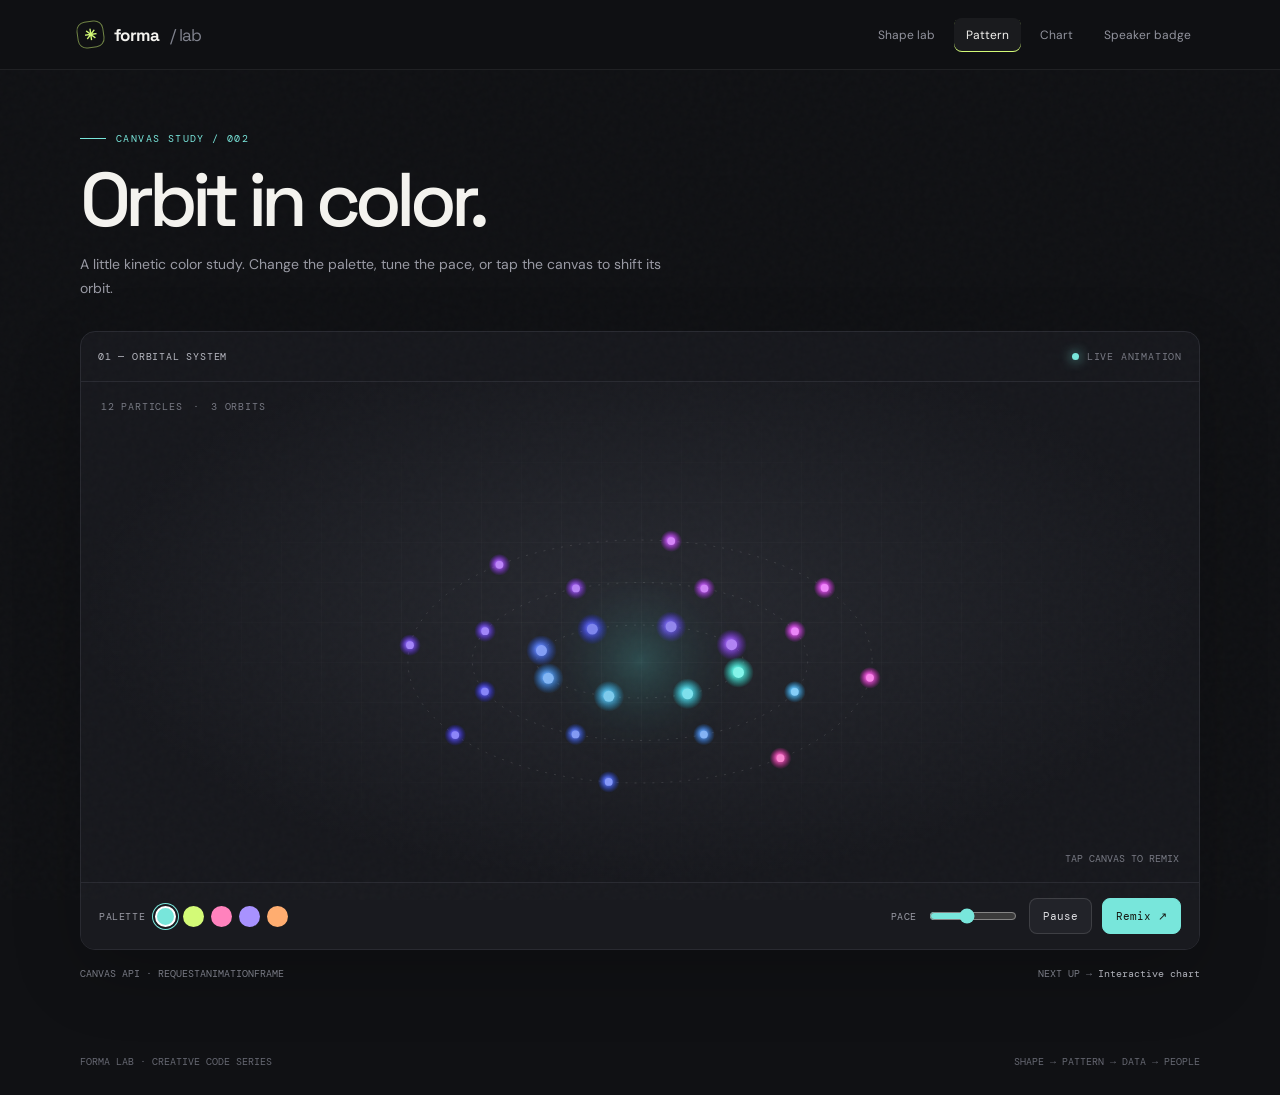
<file: task-6.html>
<!doctype html>
<html lang="en">

<head>
    <meta charset="UTF-8">
    <meta name="viewport" content="width=device-width,initial-scale=1">
    <meta name="theme-color" content="#101114">
    <title>Orbit — Forma Motion Lab</title>
    <link rel="stylesheet" href="./shared.css">
    <style>
        .page {
            --accent: #78e6db
        }

        .stage {
            height: min(58vw, 500px);
            min-height: 330px
        }

        .stage canvas {
            width: 100%;
            height: 100%;
            max-height: none
        }

        .toolbar {
            justify-content: space-between
        }

        .left-tools,
        .right-tools {
            display: flex;
            align-items: center;
            gap: 10px
        }

        .palette {
            display: flex;
            gap: 7px
        }

        .swatch {
            width: 21px;
            height: 21px;
            padding: 0;
            border: 2px solid transparent;
            border-radius: 50%;
            cursor: pointer;
            background: var(--sw);
            transition: .2s
        }

        .swatch:hover {
            transform: scale(1.15)
        }

        .swatch.active {
            border-color: #fff;
            box-shadow: 0 0 0 2px #191a1f, 0 0 0 3px var(--sw)
        }

        .swatch:nth-child(1) {
            --sw: #78e6db
        }

        .swatch:nth-child(2) {
            --sw: #d3fa77
        }

        .swatch:nth-child(3) {
            --sw: #ff82bd
        }

        .swatch:nth-child(4) {
            --sw: #a892ff
        }

        .swatch:nth-child(5) {
            --sw: #ffad70
        }

        input[type=range] {
            width: 88px;
            accent-color: #78e6db
        }

        .counter {
            position: absolute;
            top: 18px;
            left: 20px;
            z-index: 1;
            color: #777983;
            font: 10px 'DM Mono', monospace;
            letter-spacing: .08em
        }

        .stage .hint {
            position: absolute;
            bottom: 17px;
            right: 20px;
            z-index: 1;
            color: #777983;
            font: 10px 'DM Mono', monospace
        }

        @media(max-width:620px) {
            .stage {
                height: 330px
            }

            .toolbar {
                align-items: flex-start
            }

            .left-tools,
            .right-tools {
                flex-wrap: wrap
            }

            .right-tools {
                justify-content: flex-end
            }

            input[type=range] {
                width: 65px
            }
        }
    </style>
</head>

<body>
    <header class="topbar"><a class="brand" href="./index.html"><span class="brandmark">✳</span>forma <em>/ lab</em></a>
        <nav class="nav"><a href="./index.html">Shape lab</a><a class="active" href="./task-6.html">Pattern</a><a
                href="./task5.html">Chart</a><a href="./speaker.html">Speaker badge</a></nav>
    </header>
    <main class="page">
        <div class="eyebrow">Canvas study / 002</div>
        <h1>Orbit in color.</h1>
        <p class="lead">A little kinetic color study. Change the palette, tune the pace, or tap the canvas to shift its
            orbit.</p>
        <section class="panel" style="margin-top:30px">
            <div class="panel-head"><span>01 — Orbital system</span><span class="status"><i></i>Live animation</span>
            </div>
            <div class="stage" id="stage"><span class="counter">12 PARTICLES　·　3 ORBITS</span><canvas id="patternCanvas"
                    aria-label="Animated colorful orbit pattern"></canvas><span class="hint">TAP CANVAS TO REMIX</span>
            </div>
            <div class="toolbar">
                <div class="left-tools"><label>Palette</label>
                    <div class="palette" aria-label="Choose palette"><button class="swatch active" data-hue="174"
                            aria-label="Sea glass"></button><button class="swatch" data-hue="82"
                            aria-label="Lime"></button><button class="swatch" data-hue="333"
                            aria-label="Pink"></button><button class="swatch" data-hue="253"
                            aria-label="Lilac"></button><button class="swatch" data-hue="27"
                            aria-label="Peach"></button></div>
                </div>
                <div class="right-tools"><label for="speed">Pace</label><input id="speed" type="range" min="0.3" max="2"
                        step="0.1" value="1"><button id="pause" class="button">Pause</button><button id="remix"
                        class="button primary">Remix ↗</button></div>
            </div>
        </section>
        <div class="page-foot"><span>CANVAS API · REQUESTANIMATIONFRAME</span><span>NEXT UP → <a
                    href="./task5.html">Interactive chart</a></span></div>
    </main>
    <footer class="site-footer"><span>FORMA LAB · CREATIVE CODE SERIES</span><span>SHAPE → PATTERN → DATA →
            PEOPLE</span></footer>
    <script>const canvas = document.getElementById('patternCanvas'), ctx = canvas.getContext('2d'), stage = document.getElementById('stage'); let angle = 0, hue = 174, speed = 1, running = true, last = 0, raf; function resize() { const r = canvas.getBoundingClientRect(), dpr = Math.min(devicePixelRatio || 1, 2); canvas.width = Math.round(r.width * dpr); canvas.height = Math.round(r.height * dpr); ctx.setTransform(dpr, 0, 0, dpr, 0, 0) } new ResizeObserver(resize).observe(canvas); resize(); function frame(time) { raf = requestAnimationFrame(frame); if (!running) return; const dt = Math.min((time - last) / 16.67 || 1, 2); last = time; const w = canvas.clientWidth, h = canvas.clientHeight, cx = w / 2, cy = h / 2, scale = Math.min(w / 760, h / 460); ctx.clearRect(0, 0, w, h); for (let ring = 0; ring < 3; ring++) { const rx = (85 + ring * 53) * scale, ry = (30 + ring * 35) * scale; ctx.beginPath(); ctx.ellipse(cx, cy, rx, ry, 0, 0, Math.PI * 2); ctx.strokeStyle = 'rgba(255,255,255,.12)'; ctx.lineWidth = 1; ctx.setLineDash([2, 7]); ctx.stroke(); ctx.setLineDash([]); for (let j = 0; j < 8; j++) { const a = angle * (ring % 2 ? -1 : 1) + j * Math.PI / 4 + ring * .7, x = cx + Math.cos(a) * rx, y = cy + Math.sin(a) * ry, r = (ring === 0 ? 4.5 : 3.2) * scale; const grad = ctx.createRadialGradient(x - r * .3, y - r * .3, 0, x, y, r * 2.8); grad.addColorStop(0, 'hsla(' + (hue + j * 13 + ring * 28) + ',95%,88%,1)'); grad.addColorStop(.25, 'hsla(' + (hue + j * 13 + ring * 28) + ',88%,67%,1)'); grad.addColorStop(1, 'hsla(' + (hue + j * 13 + ring * 28) + ',85%,52%,0)'); ctx.fillStyle = grad; ctx.beginPath(); ctx.arc(x, y, r * 2.8, 0, Math.PI * 2); ctx.fill(); ctx.fillStyle = 'hsl(' + (hue + j * 13 + ring * 28) + ',90%,75%)'; ctx.beginPath(); ctx.arc(x, y, r, 0, Math.PI * 2); ctx.fill() } } const glow = ctx.createRadialGradient(cx, cy, 0, cx, cy, 90 * scale); glow.addColorStop(0, 'hsla(' + hue + ',90%,65%,.18)'); glow.addColorStop(1, 'transparent'); ctx.fillStyle = glow; ctx.fillRect(cx - 100 * scale, cy - 100 * scale, 200 * scale, 200 * scale); angle += .006 * speed * dt } raf = requestAnimationFrame(frame); document.querySelectorAll('.swatch').forEach(b => b.onclick = () => { hue = Number(b.dataset.hue); document.querySelectorAll('.swatch').forEach(x => x.classList.toggle('active', x === b)) }); document.getElementById('speed').oninput = e => speed = Number(e.target.value); function remix() { hue = Math.floor(Math.random() * 360); angle += Math.PI / 5; document.querySelectorAll('.swatch').forEach(x => x.classList.remove('active')) } document.getElementById('remix').onclick = remix; canvas.onclick = remix; document.getElementById('pause').onclick = e => { running = !running; e.currentTarget.textContent = running ? 'Pause' : 'Resume'; if (running) last = performance.now() };</script>
</body>

</html>
</file>
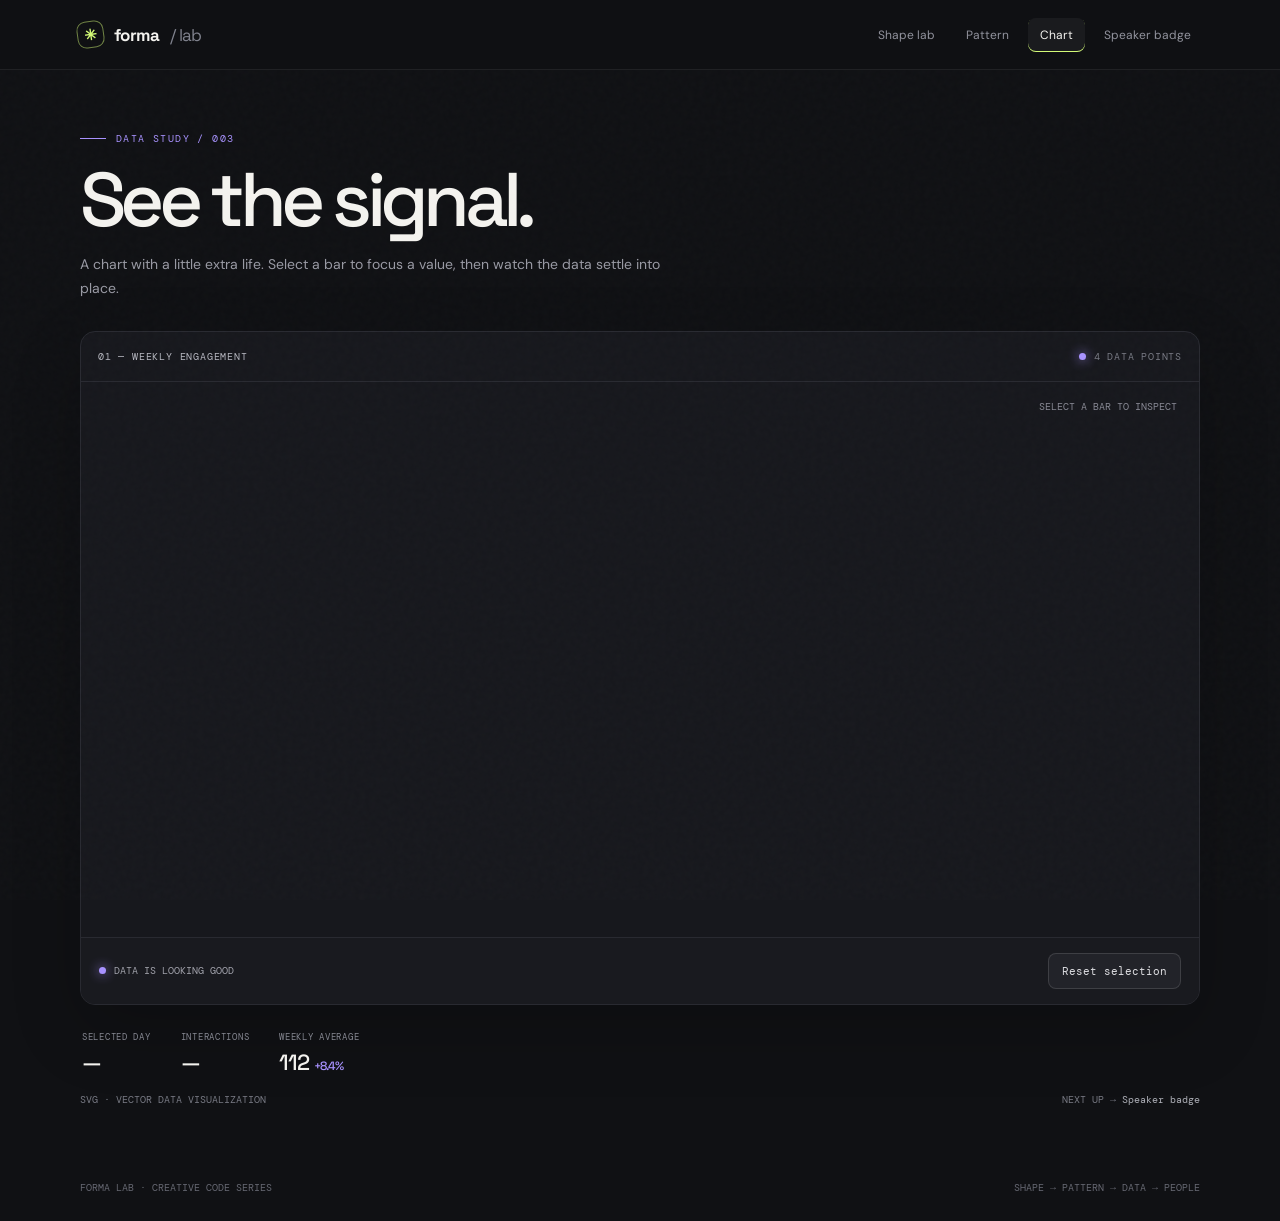
<file: task5.html>
<!doctype html>
<html lang="en">

<head>
  <meta charset="UTF-8">
  <meta name="viewport" content="width=device-width,initial-scale=1">
  <meta name="theme-color" content="#101114">
  <title>Signal — Forma Motion Lab</title>
  <link rel="stylesheet" href="./shared.css">
  <style>
    .page {
      --accent: #a892ff
    }

    .chart-stage {
      padding: 30px 24px 18px;
      min-height: 385px;
      display: flex;
      align-items: center;
      position: relative
    }

    .chart-stage svg {
      width: 100%;
      height: auto;
      overflow: visible
    }

    .gridline {
      stroke: #ffffff12;
      stroke-dasharray: 3 7
    }

    .axis-label {
      fill: #777983;
      font: 10px 'DM Mono', monospace
    }

    .bar {
      fill: url(#barGradient);
      transform-box: fill-box;
      transform-origin: bottom;
      animation: grow .9s cubic-bezier(.2, .8, .2, 1) both;
      cursor: pointer;
      transition: filter .2s, opacity .2s
    }

    .bar:hover,
    .bar.selected {
      filter: brightness(1.3) drop-shadow(0 0 12px #a892ff88)
    }

    .bar.selected {
      stroke: #fff;
      stroke-width: 1.5
    }

    .bar-label {
      fill: #b4b5be;
      font: 12px 'DM Mono', monospace
    }

    .bar-value {
      fill: #e7e6ee;
      font: 11px 'DM Mono', monospace;
      opacity: 0;
      transition: opacity .2s
    }

    .bar-group:hover .bar-value,
    .bar-group.selected .bar-value {
      opacity: 1
    }

    @keyframes grow {
      from {
        transform: scaleY(.05);
        opacity: .2
      }

      to {
        transform: scaleY(1);
        opacity: 1
      }
    }

    .summary {
      display: flex;
      gap: 30px;
      margin: 26px 2px 0
    }

    .metric {
      display: flex;
      flex-direction: column;
      gap: 5px
    }

    .metric span {
      color: #858791;
      font: 9px 'DM Mono', monospace;
      text-transform: uppercase;
      letter-spacing: .08em
    }

    .metric strong {
      font: 500 22px 'Space Grotesk', sans-serif;
      letter-spacing: -1px
    }

    .metric strong small {
      font-size: 12px;
      color: #a892ff
    }

    .tipbox {
      position: absolute;
      top: 18px;
      right: 22px;
      color: #888994;
      font: 10px 'DM Mono', monospace
    }

    .toolbar {
      justify-content: space-between
    }

    @media(max-width:600px) {
      .chart-stage {
        padding: 24px 10px;
        min-height: 300px
      }

      .axis-label {
        font-size: 8px
      }

      .bar-label {
        font-size: 10px
      }

      .summary {
        gap: 20px
      }

      .metric strong {
        font-size: 18px
      }
    }
  </style>
</head>

<body>
  <header class="topbar"><a class="brand" href="./index.html"><span class="brandmark">✳</span>forma <em>/ lab</em></a>
    <nav class="nav"><a href="./index.html">Shape lab</a><a href="./task-6.html">Pattern</a><a class="active"
        href="./task5.html">Chart</a><a href="./speaker.html">Speaker badge</a></nav>
  </header>
  <main class="page">
    <div class="eyebrow">Data study / 003</div>
    <h1>See the signal.</h1>
    <p class="lead">A chart with a little extra life. Select a bar to focus a value, then watch the data settle into
      place.</p>
    <section class="panel" style="margin-top:30px">
      <div class="panel-head"><span>01 — Weekly engagement</span><span class="status"><i></i>4 data points</span></div>
      <div class="chart-stage"><span class="tipbox">SELECT A BAR TO INSPECT</span><svg id="barChart"
          viewBox="0 0 760 360" role="img" aria-label="Interactive weekly engagement bar chart">
          <defs>
            <linearGradient id="barGradient" x1="0" y1="0" x2="0" y2="1">
              <stop offset="0" stop-color="#c0adff" />
              <stop offset="1" stop-color="#8064dc" />
            </linearGradient>
          </defs>
        </svg></div>
      <div class="toolbar">
        <div class="status"><i></i>Data is looking good</div><button id="reset" class="button">Reset selection</button>
      </div>
    </section>
    <div class="summary">
      <div class="metric"><span>Selected day</span><strong id="selectedDay">—</strong></div>
      <div class="metric"><span>Interactions</span><strong id="selectedValue">—</strong></div>
      <div class="metric"><span>Weekly average</span><strong>112 <small>+8.4%</small></strong></div>
    </div>
    <div class="page-foot"><span>SVG · VECTOR DATA VISUALIZATION</span><span>NEXT UP → <a href="./speaker.html">Speaker
          badge</a></span></div>
  </main>
  <footer class="site-footer"><span>FORMA LAB · CREATIVE CODE SERIES</span><span>SHAPE → PATTERN → DATA → PEOPLE</span>
  </footer>
  <script>const svg = document.getElementById('barChart'), ns = 'http://www.w3.org/2000/svg', data = [{ label: 'MON', value: 82 }, { label: 'TUE', value: 126 }, { label: 'WED', value: 101 }, { label: 'THU', value: 168 }, { label: 'FRI', value: 139 }, { label: 'SAT', value: 195 }, { label: 'SUN', value: 154 }], W = 760, H = 360, left = 48, right = 20, top = 35, bottom = 46, plotH = H - top - bottom, plotW = W - left - right, max = 220; function el(tag, attrs = {}, parent = svg) { const n = document.createElementNS(ns, tag); for (const [k, v] of Object.entries(attrs)) n.setAttribute(k, v); parent.appendChild(n); return n } for (let v = 0; v <= 200; v += 50) { let y = top + plotH - (v / max) * plotH; el('line', { x1: left, y1: y, x2: W - right, y2: y, class: 'gridline' }); let tx = el('text', { x: left - 12, y: y + 4, 'text-anchor': 'end', class: 'axis-label' }); tx.textContent = v } const gap = plotW / data.length, barW = Math.min(52, gap * .52); function select(group, d) { document.querySelectorAll('.bar-group').forEach(g => g.classList.remove('selected')); group.classList.add('selected'); document.getElementById('selectedDay').textContent = d.label; document.getElementById('selectedValue').textContent = d.value.toLocaleString() } data.forEach((d, i) => { const x = left + i * gap + (gap - barW) / 2, bh = d.value / max * plotH, y = top + plotH - bh, g = el('g', { class: 'bar-group', tabindex: '0', role: 'button', 'aria-label': d.label + ': ' + d.value + ' interactions' }); let bar = el('rect', { x, y, width: barW, height: bh, rx: 7, class: 'bar', style: 'animation-delay:' + i * .08 + 's' }, g); let value = el('text', { x: x + barW / 2, y: y - 10, 'text-anchor': 'middle', class: 'bar-value' }, g); value.textContent = d.value; let label = el('text', { x: x + barW / 2, y: H - 15, 'text-anchor': 'middle', class: 'bar-label' }, g); label.textContent = d.label; g.addEventListener('click', () => select(g, d)); g.addEventListener('keydown', e => { if (e.key === 'Enter' || e.key === ' ') { e.preventDefault(); select(g, d) } }) }); document.getElementById('reset').onclick = () => { document.querySelectorAll('.bar-group').forEach(g => g.classList.remove('selected')); document.getElementById('selectedDay').textContent = '—'; document.getElementById('selectedValue').textContent = '—' };</script>
</body>

</html>
</file>
<file: shared.css>
@import url('https://fonts.googleapis.com/css2?family=DM+Mono:wght@400;500&family=DM+Sans:wght@400;500;600;700&family=Space+Grotesk:wght@400;500;600;700&display=swap');

:root {
    color-scheme: dark;
    --bg: #101114;
    --panel: #191a1f;
    --line: #292a31;
    --text: #f4f3ef;
    --muted: #90919b;
    --lime: #d3fa77;
    --pink: #ff82bd;
    --purple: #a892ff;
    --cyan: #78e6db;
    --accent: var(--lime)
}

* {
    box-sizing: border-box
}

html {
    scroll-behavior: smooth
}

body {
    margin: 0;
    min-height: 100vh;
    background: var(--bg);
    color: var(--text);
    font-family: 'DM Sans', sans-serif
}

body:before {
    content: '';
    position: fixed;
    inset: 0;
    pointer-events: none;
    z-index: 8;
    opacity: .12;
    background-image: url("data:image/svg+xml,%3Csvg viewBox='0 0 180 180' xmlns='http://www.w3.org/2000/svg'%3E%3Cfilter id='n'%3E%3CfeTurbulence type='fractalNoise' baseFrequency='.9' numOctaves='3' stitchTiles='stitch'/%3E%3C/filter%3E%3Crect width='100%25' height='100%25' filter='url(%23n)' opacity='.17'/%3E%3C/svg%3E")
}

.topbar {
    height: 70px;
    border-bottom: 1px solid #ffffff12;
    display: flex;
    align-items: center;
    justify-content: space-between;
    padding: 0 clamp(18px, 6vw, 84px);
    position: relative;
    z-index: 9;
    background: #101114dd;
    backdrop-filter: blur(15px)
}

.brand {
    display: flex;
    align-items: center;
    gap: 10px;
    text-decoration: none;
    color: var(--text);
    font: 700 17px 'Space Grotesk', sans-serif;
    letter-spacing: -.6px
}

.brandmark {
    width: 27px;
    height: 27px;
    border: 1px solid #d3fa7780;
    border-radius: 9px;
    display: grid;
    place-items: center;
    color: var(--lime);
    font-size: 15px;
    transform: rotate(-8deg)
}

.brand em {
    font-style: normal;
    color: #81838e;
    font-weight: 400
}

.nav {
    display: flex;
    align-items: center;
    gap: 7px
}

.nav a {
    color: #92939d;
    text-decoration: none;
    font-size: 12px;
    padding: 9px 12px;
    border-radius: 8px;
    transition: .2s
}

.nav a:hover,
.nav a.active {
    color: #f4f3ef;
    background: #ffffff0c
}

.nav a.active {
    box-shadow: inset 0 -1px var(--accent)
}

.page {
    width: min(1120px, calc(100% - 40px));
    margin: auto;
    padding: 62px 0 75px
}

.eyebrow {
    display: flex;
    align-items: center;
    gap: 10px;
    color: var(--accent);
    font: 10px 'DM Mono', monospace;
    letter-spacing: .14em;
    text-transform: uppercase;
    margin-bottom: 18px
}

.eyebrow:before {
    content: '';
    height: 1px;
    width: 26px;
    background: currentColor
}

.page h1 {
    font: 500 clamp(42px, 7vw, 76px)/.98 'Space Grotesk', sans-serif;
    letter-spacing: -.075em;
    margin: 0 0 16px
}

.lead {
    color: #999aa4;
    font-size: 14px;
    line-height: 1.7;
    max-width: 600px;
    margin: 0
}

.panel {
    background: #17181d;
    border: 1px solid var(--line);
    border-radius: 15px;
    overflow: hidden;
    box-shadow: 0 24px 70px #0003
}

.panel-head {
    height: 50px;
    border-bottom: 1px solid var(--line);
    padding: 0 17px;
    display: flex;
    justify-content: space-between;
    align-items: center;
    color: #b7b8c1;
    font: 10px 'DM Mono', monospace;
    letter-spacing: .08em;
    text-transform: uppercase
}

.panel-head span:last-child {
    color: #777983
}

.stage {
    position: relative;
    min-height: 420px;
    display: grid;
    place-items: center;
    overflow: hidden;
    background: radial-gradient(ellipse at 50% 45%, #282a31, #17181d 70%)
}

.stage:before {
    content: '';
    position: absolute;
    inset: 0;
    background-image: linear-gradient(#ffffff08 1px, transparent 1px), linear-gradient(90deg, #ffffff08 1px, transparent 1px);
    background-size: 40px 40px;
    mask-image: radial-gradient(ellipse, #000, transparent 75%)
}

.stage canvas {
    position: relative;
    width: min(100%, 800px);
    height: auto;
    max-height: 500px;
    touch-action: manipulation
}

.toolbar {
    display: flex;
    align-items: center;
    gap: 10px;
    flex-wrap: wrap;
    padding: 15px 18px;
    border-top: 1px solid var(--line);
    background: #191a1f
}

.toolbar label {
    color: #999aa4;
    font: 10px 'DM Mono', monospace;
    text-transform: uppercase;
    letter-spacing: .06em
}

.button {
    border: 1px solid #ffffff20;
    background: #222329;
    color: #dedee2;
    border-radius: 8px;
    padding: 10px 13px;
    font: 11px 'DM Mono', monospace;
    cursor: pointer;
    transition: .2s
}

.button:hover {
    border-color: var(--accent);
    color: var(--accent);
    transform: translateY(-1px)
}

.button.primary {
    background: var(--accent);
    border-color: var(--accent);
    color: #171812
}

.button.primary:hover {
    filter: brightness(1.08);
    color: #171812
}

.color-picker {
    width: 34px;
    height: 32px;
    padding: 2px;
    border: 1px solid #ffffff20;
    background: #222329;
    border-radius: 8px;
    cursor: pointer
}

.page-foot {
    margin-top: 17px;
    display: flex;
    justify-content: space-between;
    color: #777983;
    font: 10px 'DM Mono', monospace
}

.page-foot a {
    color: #aeb0b8;
    text-decoration: none
}

.page-foot a:hover {
    color: var(--accent)
}

.site-footer {
    width: min(1120px, calc(100% - 40px));
    margin: 0 auto;
    padding: 0 0 27px;
    color: #666872;
    font: 10px 'DM Mono', monospace;
    display: flex;
    justify-content: space-between
}

.status {
    display: flex;
    align-items: center;
    gap: 8px;
    color: #a1a2ab;
    font: 10px 'DM Mono', monospace;
    text-transform: uppercase
}

.status i {
    width: 7px;
    height: 7px;
    background: var(--accent);
    border-radius: 50%;
    box-shadow: 0 0 12px var(--accent);
    animation: pulse 2s infinite
}

@keyframes pulse {
    50% {
        opacity: .4
    }
}

@media(max-width:650px) {
    .topbar {
        height: auto;
        min-height: 62px;
        align-items: flex-start;
        padding-top: 13px;
        padding-bottom: 10px;
        gap: 8px;
        flex-direction: column
    }

    .nav {
        width: 100%;
        overflow-x: auto
    }

    .nav a {
        padding: 8px 10px;
        white-space: nowrap
    }

    .page {
        padding-top: 42px
    }

    .stage {
        min-height: 300px
    }

    .page-foot {
        gap: 12px;
        flex-wrap: wrap
    }

    .site-footer {
        gap: 12px;
        flex-wrap: wrap
    }
}
</file>
